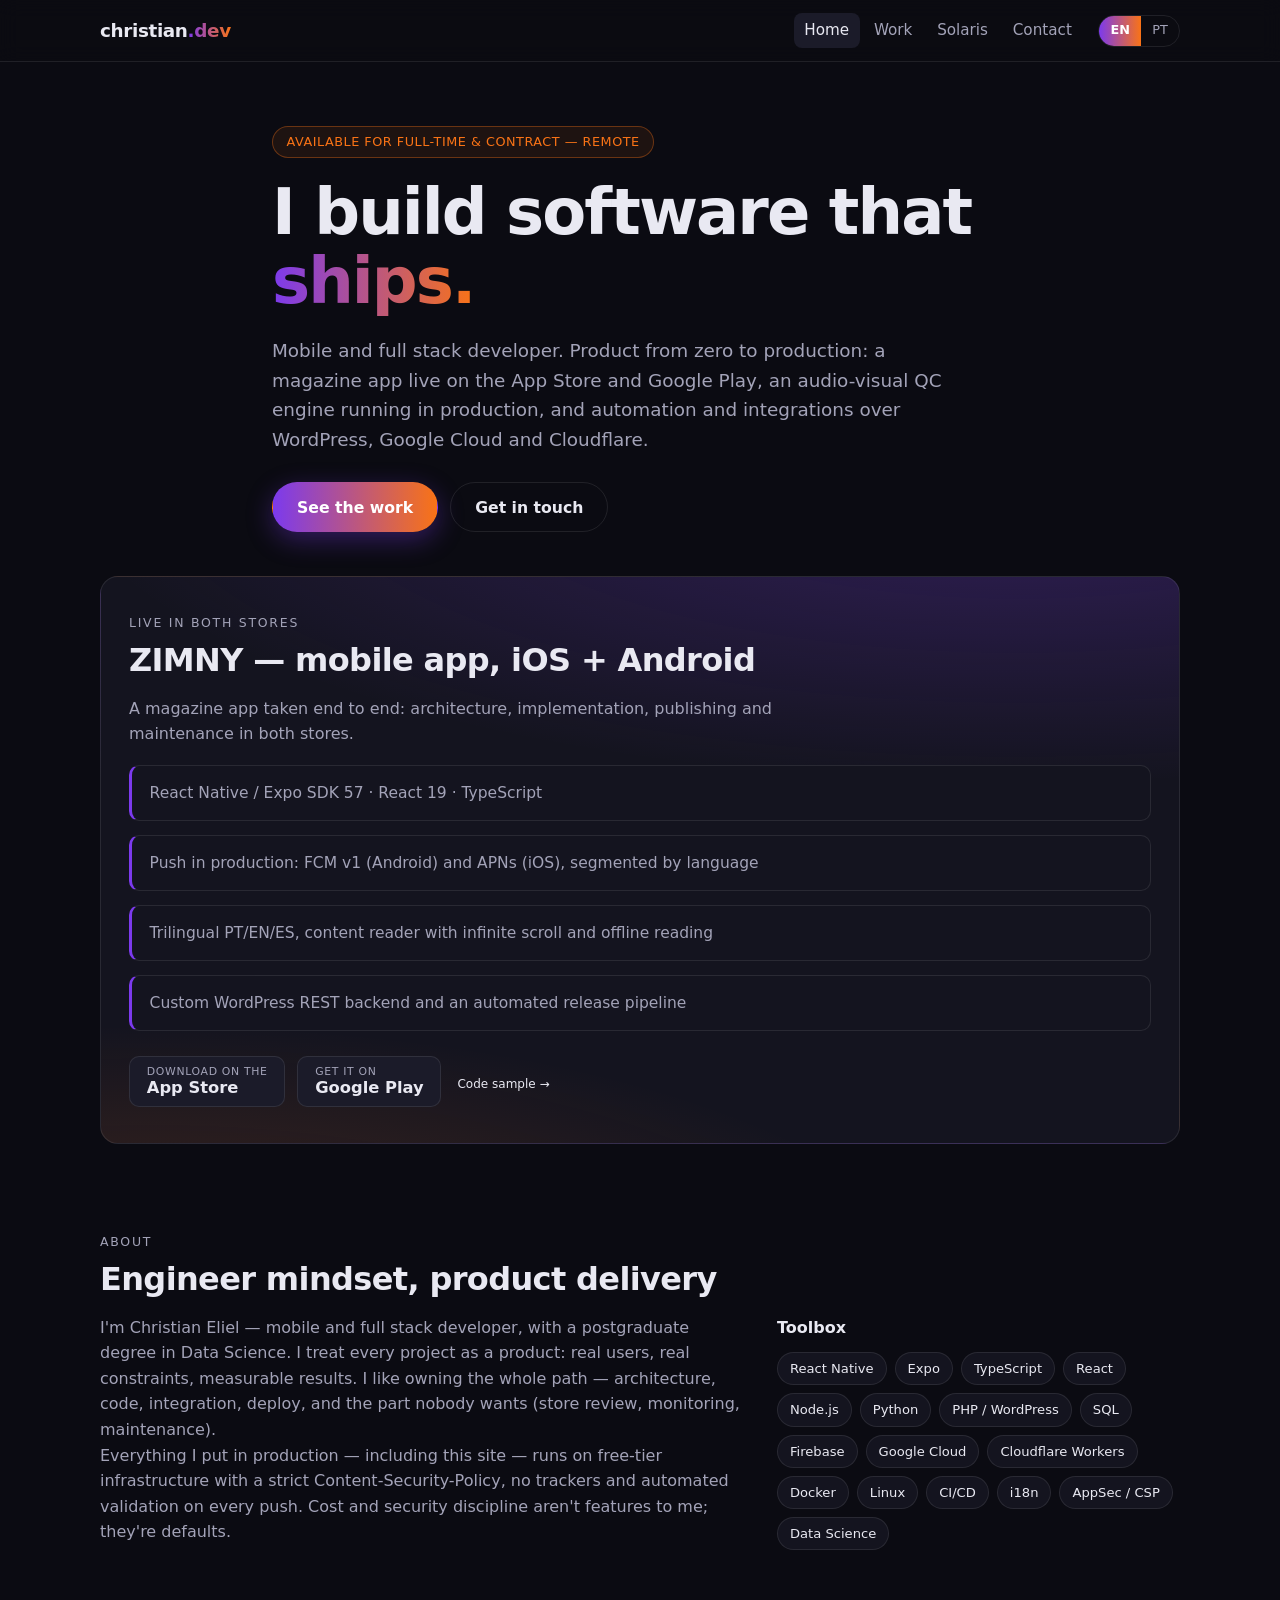
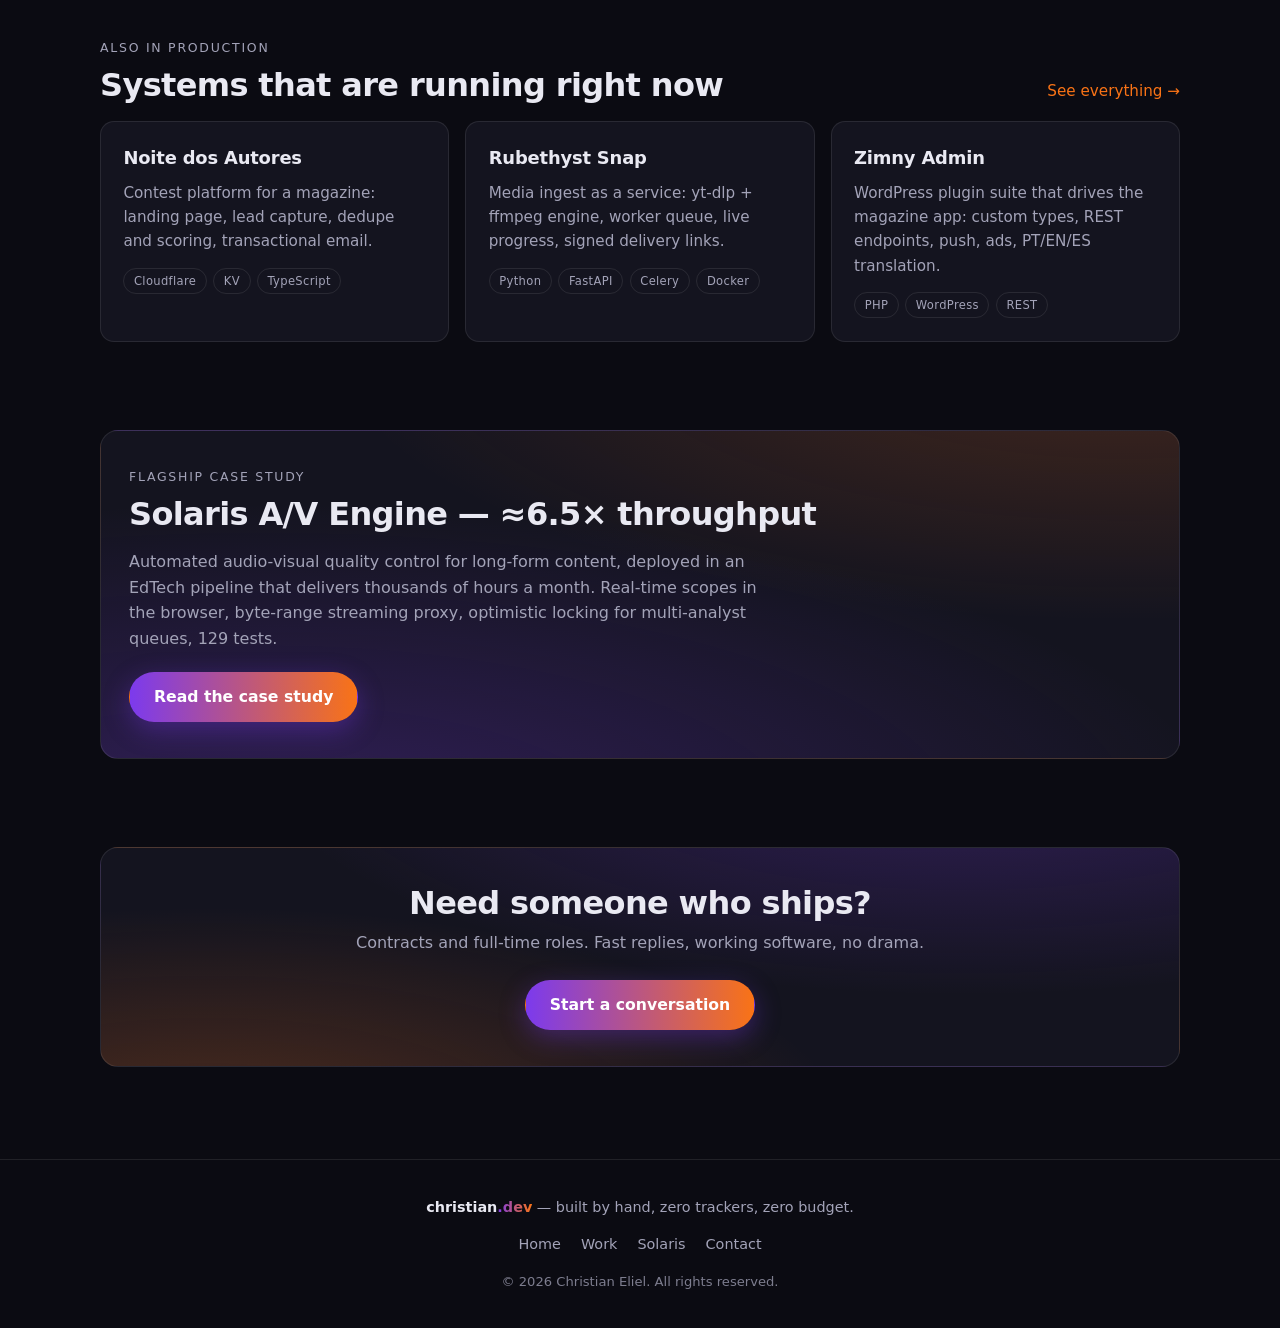
<file: index.html>
<!DOCTYPE html>
<html lang="en">
<head>
  <meta charset="UTF-8">
  <meta name="viewport" content="width=device-width, initial-scale=1.0">
  <title>Christian Eliel — Mobile &amp; Full Stack Developer</title>
  <meta name="description" content="Christian Eliel (chr-z) — mobile and full stack developer. A magazine app live on the App Store and Google Play, an audio-visual QC engine running in production, and automation over WordPress, Google Cloud and Cloudflare.">
  <meta property="og:type" content="website">
  <meta property="og:url" content="https://chr-z.dev/">
  <meta property="og:title" content="Christian Eliel — Mobile &amp; Full Stack Developer">
  <meta property="og:description" content="iOS + Android app live in both stores, a QC engine in production, integrations and automation. Product from zero to production.">
  <meta property="og:site_name" content="chr-z.dev">
  <meta name="twitter:card" content="summary">
  <meta name="twitter:title" content="Christian Eliel — Mobile &amp; Full Stack Developer">
  <meta name="twitter:description" content="iOS + Android app live in both stores, a QC engine in production, integrations and automation.">
  <meta name="color-scheme" content="dark">
  <meta name="theme-color" content="#0b0b12">
  <link rel="canonical" href="https://chr-z.dev/">
  <link rel="icon" href="data:image/svg+xml,%3Csvg xmlns='http://www.w3.org/2000/svg' viewBox='0 0 64 64'%3E%3Cdefs%3E%3ClinearGradient id='g' x1='0' y1='0' x2='1' y2='1'%3E%3Cstop offset='0' stop-color='%237C3AED'/%3E%3Cstop offset='1' stop-color='%23F97316'/%3E%3C/linearGradient%3E%3C/defs%3E%3Crect width='64' height='64' rx='14' fill='%230b0b12'/%3E%3Ctext x='32' y='43' font-family='system-ui,sans-serif' font-size='30' font-weight='700' fill='url(%23g)' text-anchor='middle'%3Ecz%3C/text%3E%3C/svg%3E">
  <link rel="stylesheet" href="css/styles.css">
  <script type="application/ld+json">
  {
    "@context": "https://schema.org",
    "@type": "Person",
    "name": "Christian Eliel",
    "url": "https://chr-z.dev/",
    "email": "mailto:christian@chr-z.dev",
    "jobTitle": "Mobile & Full Stack Developer",
    "description": "Mobile and full stack developer with a postgraduate degree in Data Science, shipping products end to end.",
    "sameAs": [
      "https://github.com/chr-z",
      "https://www.linkedin.com/in/christianmaciel/",
      "https://apps.apple.com/us/app/zimny/id6804807761",
      "https://play.google.com/store/apps/details?id=com.zimny.app"
    ],
    "knowsAbout": ["React Native", "Expo", "TypeScript", "React", "Node.js", "Python", "PHP", "WordPress", "SQL", "Firebase", "Google Cloud", "Docker", "iOS", "Android", "CI/CD", "Data Science"]
  }
  </script>
</head>
<body>
  <a class="skip-link" href="#main" data-i18n="a11y.skip">Skip to content</a>

  <header class="site-header">
    <nav class="nav container" aria-label="Main navigation">
      <a class="brand" href="index.html">christian<span class="grad-text">.dev</span></a>
      <div class="nav-right">
        <div class="nav-links">
          <a href="index.html" data-nav="home" data-i18n="nav.home">Home</a>
          <a href="portfolio.html" data-nav="portfolio" data-i18n="nav.portfolio">Portfolio</a>
          <a href="solaris.html" data-nav="solaris" data-i18n="nav.solaris">Solaris</a>
          <a href="contact.html" data-nav="contact" data-i18n="nav.contact">Contact</a>
        </div>
        <div class="lang-switch" role="group" aria-label="Language">
          <button type="button" class="lang-btn" data-lang="en" aria-pressed="true">EN</button>
          <button type="button" class="lang-btn" data-lang="pt" aria-pressed="false">PT</button>
        </div>
      </div>
    </nav>
  </header>

  <main id="main">
    <!-- HERO -->
    <section class="hero container">
      <p class="badge reveal" data-i18n="hero.badge">Available for full-time &amp; contract — remote</p>
      <h1 class="hero-title reveal">
        <span data-i18n="hero.h1a">I build software that</span>
        <span class="grad-text" data-i18n="hero.h1b">ships.</span>
      </h1>
      <p class="hero-sub reveal" data-i18n="hero.sub">
        Mobile and full stack developer. Product from zero to production: a magazine app
        live on the App Store and Google Play, an audio-visual QC engine running in
        production, and automation and integrations over WordPress, Google Cloud and
        Cloudflare.
      </p>
      <div class="hero-actions reveal">
        <a class="btn btn-primary" href="portfolio.html" data-i18n="hero.cta.work">See the work</a>
        <a class="btn btn-ghost" href="contact.html" data-i18n="hero.cta.contact">Get in touch</a>
      </div>
    </section>

    <!-- APP IN PRODUCTION -->
    <section class="section container reveal">
      <div class="app-strip">
        <div>
          <p class="kicker" data-i18n="app.kicker">Live in both stores</p>
          <h2 class="section-title" data-i18n="app.title">ZIMNY — mobile app, iOS + Android</h2>
          <p data-i18n="app.sub">
            A magazine app taken end to end: architecture, implementation, publishing and
            maintenance in both stores.
          </p>
          <ul class="feature-list">
            <li data-i18n="app.b1">React Native / Expo SDK 57 · React 19 · TypeScript</li>
            <li data-i18n="app.b2">Push in production: FCM v1 (Android) and APNs (iOS), segmented by language</li>
            <li data-i18n="app.b3">Trilingual PT/EN/ES, content reader with infinite scroll and offline reading</li>
            <li data-i18n="app.b4">Custom WordPress REST backend and an automated release pipeline</li>
          </ul>
          <div class="store-badges">
            <a class="store-btn" href="https://apps.apple.com/us/app/zimny/id6804807761" rel="noopener">
              <span class="store-btn-top">Download on the</span><span class="store-btn-name">App Store</span>
            </a>
            <a class="store-btn" href="https://play.google.com/store/apps/details?id=com.zimny.app" rel="noopener">
              <span class="store-btn-top">Get it on</span><span class="store-btn-name">Google Play</span>
            </a>
            <a class="src-link" href="https://github.com/chr-z/zimny-mobile" rel="noopener" data-i18n="app.code">Code sample →</a>
          </div>
        </div>
      </div>
    </section>

    <!-- ABOUT -->
    <section class="section container reveal">
      <p class="kicker" data-i18n="about.kicker">About</p>
      <h2 class="section-title" data-i18n="about.title">Engineer mindset, product delivery</h2>
      <div class="about-grid">
        <div>
          <p data-i18n="about.p1">
            I'm Christian Eliel — mobile and full stack developer, with a postgraduate degree
            in Data Science. I treat every project as a product: real users, real constraints,
            measurable results. I like owning the whole path — architecture, code,
            integration, deploy, and the part nobody wants (store review, monitoring,
            maintenance).
          </p>
          <p data-i18n="about.p2">
            Everything I put in production — including this site — runs on free-tier
            infrastructure with a strict Content-Security-Policy, no trackers and automated
            validation on every push. Cost and security discipline aren't features to me;
            they're defaults.
          </p>
        </div>
        <div class="skills">
          <h3 class="skills-title" data-i18n="about.skills.title">Toolbox</h3>
          <ul class="chips" aria-label="Technologies">
            <li>React Native</li><li>Expo</li><li>TypeScript</li><li>React</li><li>Node.js</li>
            <li>Python</li><li>PHP / WordPress</li><li>SQL</li><li>Firebase</li>
            <li>Google Cloud</li><li>Cloudflare Workers</li><li>Docker</li><li>Linux</li>
            <li>CI/CD</li><li>i18n</li><li>AppSec / CSP</li><li>Data Science</li>
          </ul>
        </div>
      </div>
    </section>

    <!-- OTHER PRODUCTION WORK -->
    <section class="section container reveal">
      <p class="kicker" data-i18n="work.kicker">Also in production</p>
      <div class="section-head">
        <h2 class="section-title" data-i18n="work.title">Systems that are running right now</h2>
        <a class="link-arrow" href="portfolio.html" data-i18n="work.viewall">See everything →</a>
      </div>
      <div class="grid grid-3">
        <article class="card">
          <h3><a href="https://github.com/chr-z/noite-dos-autores" rel="noopener">Noite dos Autores</a></h3>
          <p data-i18n="work.noite.p">Contest platform for a magazine: landing page, lead capture, dedupe and scoring, transactional email.</p>
          <ul class="tags"><li>Cloudflare</li><li>KV</li><li>TypeScript</li></ul>
        </article>
        <article class="card">
          <h3><a href="https://github.com/chr-z/rubethyst-snap" rel="noopener">Rubethyst Snap</a></h3>
          <p data-i18n="work.snap.p">Media ingest as a service: yt-dlp + ffmpeg engine, worker queue, live progress, signed delivery links.</p>
          <ul class="tags"><li>Python</li><li>FastAPI</li><li>Celery</li><li>Docker</li></ul>
        </article>
        <article class="card">
          <h3><a href="https://github.com/chr-z/zimny-admin-plugin" rel="noopener">Zimny Admin</a></h3>
          <p data-i18n="work.admin.p">WordPress plugin suite that drives the magazine app: custom types, REST endpoints, push, ads, PT/EN/ES translation.</p>
          <ul class="tags"><li>PHP</li><li>WordPress</li><li>REST</li></ul>
        </article>
      </div>
    </section>

    <!-- SOLARIS STRIP -->
    <section class="section container reveal">
      <div class="solaris-strip">
        <div>
          <p class="kicker" data-i18n="home.solaris.kicker">Flagship case study</p>
          <h2 class="section-title" data-i18n="home.solaris.title">Solaris A/V Engine — ≈6.5× throughput</h2>
          <p data-i18n="home.solaris.text">
            Automated audio-visual quality control for long-form content, deployed in an EdTech
            pipeline that delivers thousands of hours a month. Real-time scopes in the browser,
            byte-range streaming proxy, optimistic locking for multi-analyst queues, 129 tests.
          </p>
          <a class="btn btn-primary" href="solaris.html" data-i18n="home.solaris.cta">Read the case study</a>
        </div>
      </div>
    </section>

    <!-- CTA -->
    <section class="section container reveal">
      <div class="cta-box">
        <h2 class="section-title" data-i18n="cta.title">Need someone who ships?</h2>
        <p data-i18n="cta.sub">Contracts and full-time roles. Fast replies, working software, no drama.</p>
        <a class="btn btn-primary" href="contact.html" data-i18n="cta.button">Start a conversation</a>
      </div>
    </section>
  </main>

  <footer class="site-footer">
    <div class="container footer-inner">
      <p><span class="brand-small">christian<span class="grad-text">.dev</span></span> — <span data-i18n="footer.tag">built by hand, zero trackers, zero budget.</span></p>
      <nav class="footer-nav" aria-label="Footer">
        <a href="index.html" data-i18n="nav.home">Home</a>
        <a href="portfolio.html" data-i18n="nav.portfolio">Portfolio</a>
        <a href="solaris.html" data-i18n="nav.solaris">Solaris</a>
        <a href="contact.html" data-i18n="nav.contact">Contact</a>
      </nav>
      <p class="footer-copy">© <span id="year">2026</span> Christian Eliel. <span data-i18n="footer.rights">All rights reserved.</span></p>
    </div>
  </footer>

  <script src="js/main.js" defer></script>
</body>
</html>
</file>
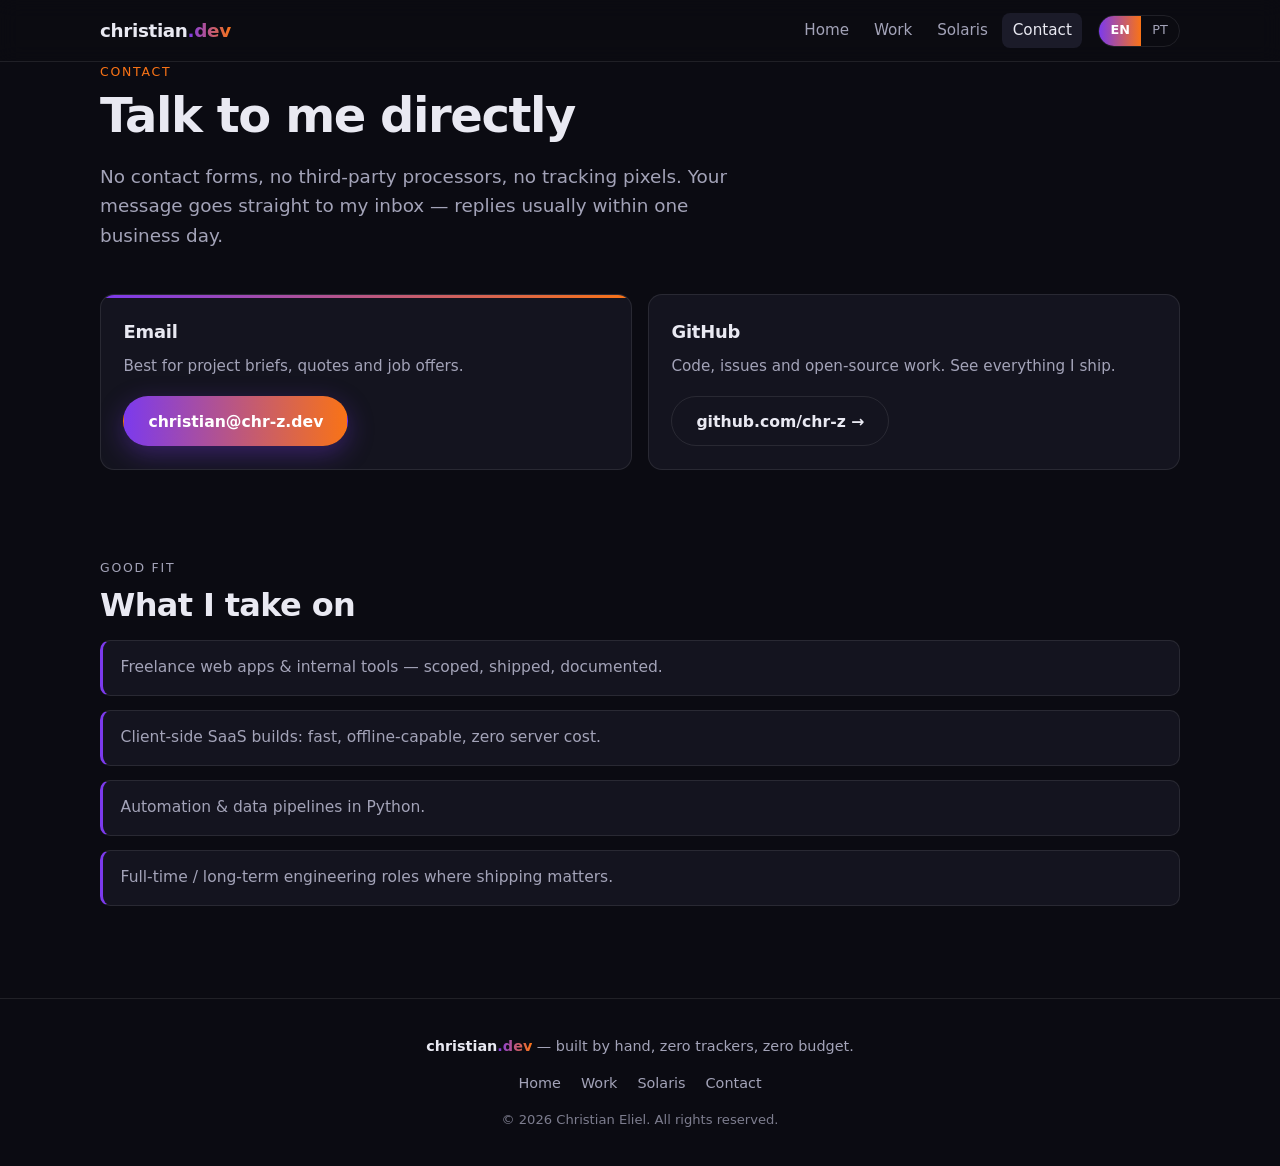
<file: contact.html>
<!DOCTYPE html>
<html lang="en">
<head>
  <meta charset="UTF-8">
  <meta name="viewport" content="width=device-width, initial-scale=1.0">
  <title>Contact — Christian Eliel</title>
  <meta name="description" content="Get in touch with Christian Eliel — email christian@chr-z.dev or find him on GitHub. No forms, no middlemen.">
  <meta property="og:type" content="website">
  <meta property="og:url" content="https://chr-z.dev/contact.html">
  <meta property="og:title" content="Contact — Christian Eliel">
  <meta property="og:description" content="Email christian@chr-z.dev or find him on GitHub.">
  <meta property="og:site_name" content="chr-z.dev">
  <meta name="twitter:card" content="summary">
  <meta name="twitter:title" content="Contact — Christian Eliel">
  <meta name="twitter:description" content="No forms, no middlemen — direct contact only.">
  <meta name="color-scheme" content="dark">
  <meta name="theme-color" content="#0b0b12">
  <link rel="canonical" href="https://chr-z.dev/contact.html">
  <link rel="icon" href="data:image/svg+xml,%3Csvg xmlns='http://www.w3.org/2000/svg' viewBox='0 0 64 64'%3E%3Cdefs%3E%3ClinearGradient id='g' x1='0' y1='0' x2='1' y2='1'%3E%3Cstop offset='0' stop-color='%237C3AED'/%3E%3Cstop offset='1' stop-color='%23F97316'/%3E%3C/linearGradient%3E%3C/defs%3E%3Crect width='64' height='64' rx='14' fill='%230b0b12'/%3E%3Ctext x='32' y='43' font-family='system-ui,sans-serif' font-size='30' font-weight='700' fill='url(%23g)' text-anchor='middle'%3Ecz%3C/text%3E%3C/svg%3E">
  <link rel="stylesheet" href="css/styles.css">
</head>
<body>
  <a class="skip-link" href="#main" data-i18n="a11y.skip">Skip to content</a>

  <header class="site-header">
    <nav class="nav container" aria-label="Main navigation">
      <a class="brand" href="index.html">christian<span class="grad-text">.dev</span></a>
      <div class="nav-right">
        <div class="nav-links">
          <a href="index.html" data-nav="home" data-i18n="nav.home">Home</a>
          <a href="portfolio.html" data-nav="portfolio" data-i18n="nav.portfolio">Portfolio</a>
          <a href="solaris.html" data-nav="solaris" data-i18n="nav.solaris">Solaris</a>
          <a href="contact.html" data-nav="contact" data-i18n="nav.contact">Contact</a>
        </div>
        <div class="lang-switch" role="group" aria-label="Language">
          <button type="button" class="lang-btn" data-lang="en" aria-pressed="true">EN</button>
          <button type="button" class="lang-btn" data-lang="pt" aria-pressed="false">PT</button>
        </div>
      </div>
    </nav>
  </header>

  <main id="main">
    <section class="page-head container">
      <p class="kicker" data-i18n="ct.kicker">Contact</p>
      <h1 class="hero-title" data-i18n="ct.title">Talk to me directly</h1>
      <p class="hero-sub" data-i18n="ct.sub">
        No contact forms, no third-party processors, no tracking pixels. Your message goes
        straight to my inbox — replies usually within one business day.
      </p>
    </section>

    <section class="section container reveal">
      <div class="grid grid-2">
        <article class="card card-accent contact-card">
          <h3 data-i18n="ct.email.t">Email</h3>
          <p data-i18n="ct.email.d">Best for project briefs, quotes and job offers.</p>
          <a class="btn btn-primary" href="mailto:christian@chr-z.dev" data-i18n="ct.email.btn">christian@chr-z.dev</a>
        </article>
        <article class="card contact-card">
          <h3>GitHub</h3>
          <p data-i18n="ct.github.d">Code, issues and open-source work. See everything I ship.</p>
          <a class="btn btn-ghost" href="https://github.com/chr-z" rel="noopener" data-i18n="ct.github.btn">github.com/chr-z →</a>
        </article>
      </div>
      <!-- TODO(owner): add your LinkedIn profile URL below when ready:
           <article class="card contact-card">
             <h3>LinkedIn</h3>
             <p>Career history and recommendations.</p>
             <a class="btn btn-ghost" href="https://www.linkedin.com/in/YOUR-HANDLE" rel="noopener">linkedin.com/in/… →</a>
           </article>
      -->
    </section>

    <section class="section container reveal">
      <p class="kicker" data-i18n="ct.goodfit.kicker">Good fit</p>
      <h2 class="section-title" data-i18n="ct.goodfit.title">What I take on</h2>
      <ul class="feature-list">
        <li><span data-i18n="ct.fit1">Freelance web apps &amp; internal tools — scoped, shipped, documented.</span></li>
        <li><span data-i18n="ct.fit2">Client-side SaaS builds: fast, offline-capable, zero server cost.</span></li>
        <li><span data-i18n="ct.fit3">Automation &amp; data pipelines in Python.</span></li>
        <li><span data-i18n="ct.fit4">Full-time / long-term engineering roles where shipping matters.</span></li>
      </ul>
    </section>
  </main>

  <footer class="site-footer">
    <div class="container footer-inner">
      <p><span class="brand-small">christian<span class="grad-text">.dev</span></span> — <span data-i18n="footer.tag">built by hand, zero trackers, zero budget.</span></p>
      <nav class="footer-nav" aria-label="Footer">
        <a href="index.html" data-i18n="nav.home">Home</a>
        <a href="portfolio.html" data-i18n="nav.portfolio">Portfolio</a>
        <a href="solaris.html" data-i18n="nav.solaris">Solaris</a>
        <a href="contact.html" data-i18n="nav.contact">Contact</a>
      </nav>
      <p class="footer-copy">© <span id="year">2026</span> Christian Eliel. <span data-i18n="footer.rights">All rights reserved.</span></p>
    </div>
  </footer>

  <script src="js/main.js" defer></script>
</body>
</html>
</file>
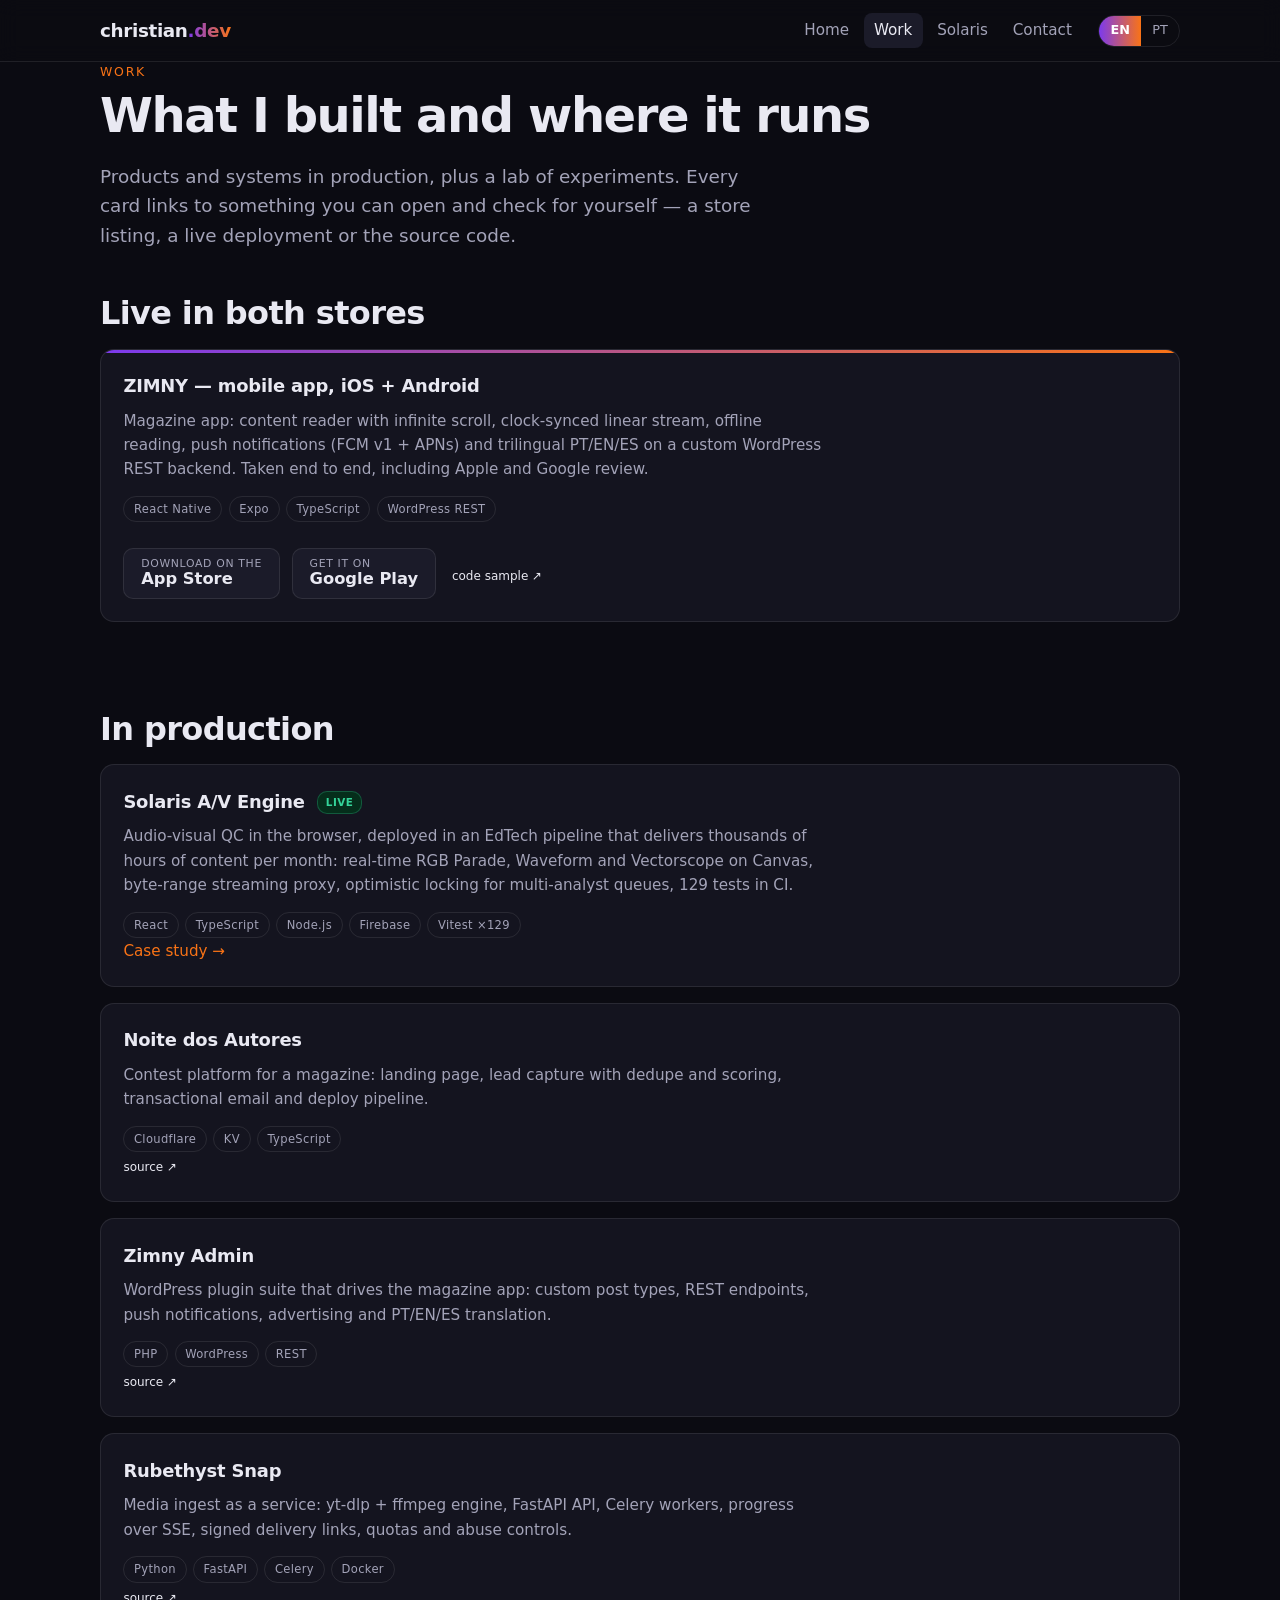
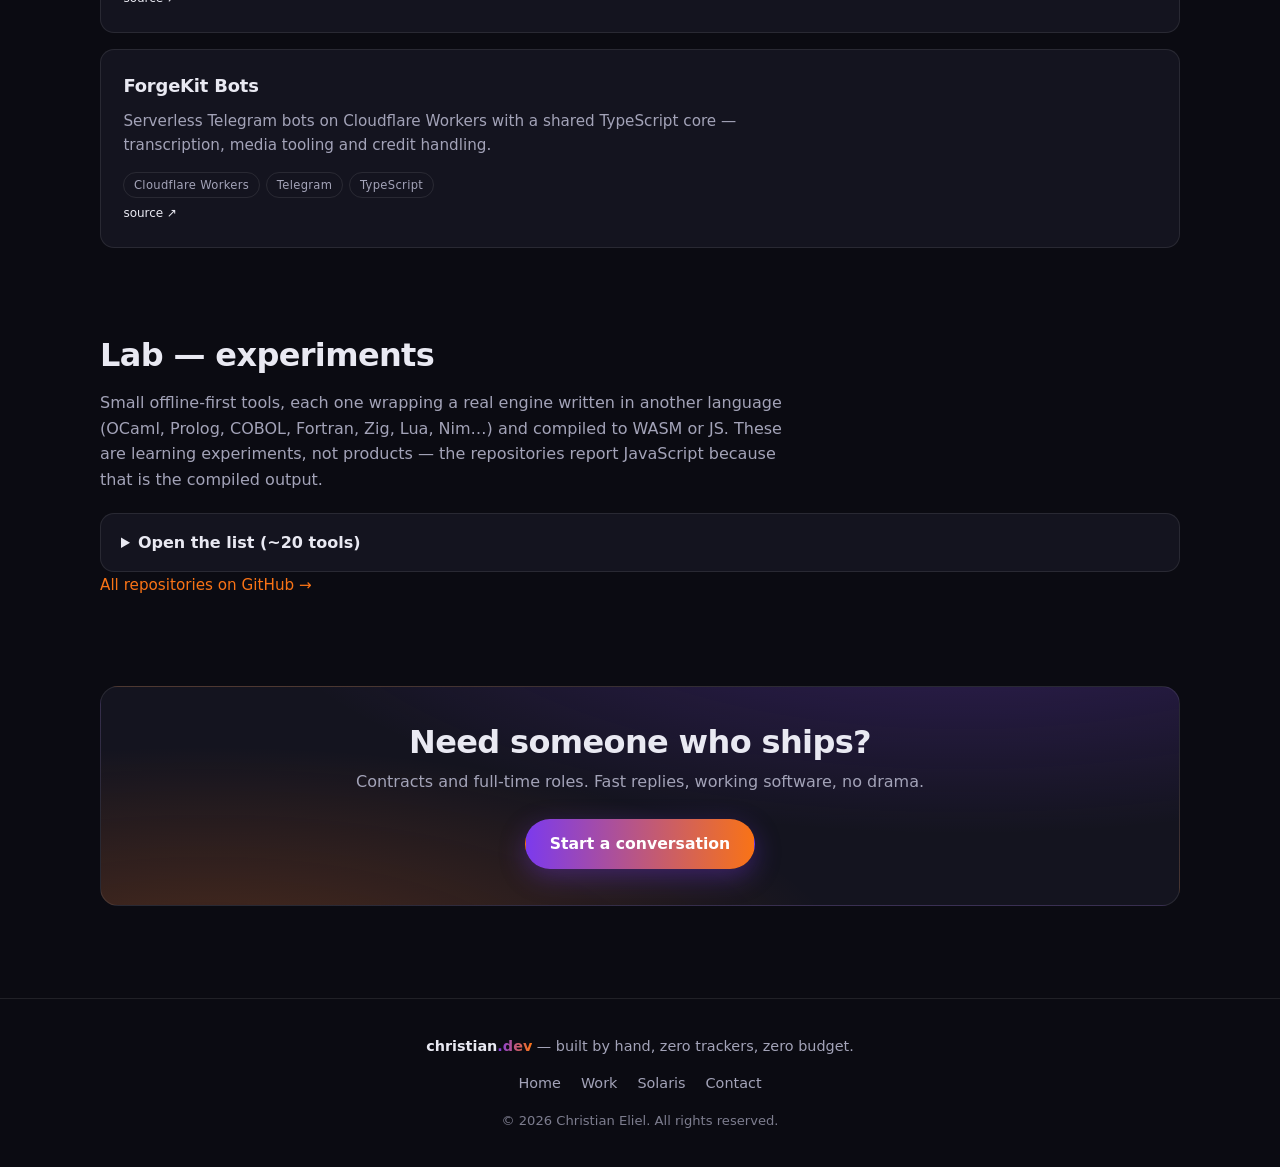
<file: portfolio.html>
<!DOCTYPE html>
<html lang="en">
<head>
  <meta charset="UTF-8">
  <meta name="viewport" content="width=device-width, initial-scale=1.0">
  <title>Work — Christian Eliel</title>
  <meta name="description" content="Products and systems built by Christian Eliel: a magazine app live on the App Store and Google Play, an audio-visual QC engine in production, and a lab of offline-first experiments.">
  <meta property="og:type" content="website">
  <meta property="og:url" content="https://chr-z.dev/portfolio.html">
  <meta property="og:title" content="Work — Christian Eliel">
  <meta property="og:description" content="A magazine app live in both stores, a QC engine in production, and a lab of experiments.">
  <meta property="og:site_name" content="chr-z.dev">
  <meta name="twitter:card" content="summary">
  <meta name="twitter:title" content="Work — Christian Eliel">
  <meta name="twitter:description" content="A magazine app live in both stores, a QC engine in production, and a lab of experiments.">
  <meta name="color-scheme" content="dark">
  <meta name="theme-color" content="#0b0b12">
  <link rel="canonical" href="https://chr-z.dev/portfolio.html">
  <link rel="icon" href="data:image/svg+xml,%3Csvg xmlns='http://www.w3.org/2000/svg' viewBox='0 0 64 64'%3E%3Cdefs%3E%3ClinearGradient id='g' x1='0' y1='0' x2='1' y2='1'%3E%3Cstop offset='0' stop-color='%237C3AED'/%3E%3Cstop offset='1' stop-color='%23F97316'/%3E%3C/linearGradient%3E%3C/defs%3E%3Crect width='64' height='64' rx='14' fill='%230b0b12'/%3E%3Ctext x='32' y='43' font-family='system-ui,sans-serif' font-size='30' font-weight='700' fill='url(%23g)' text-anchor='middle'%3Ecz%3C/text%3E%3C/svg%3E">
  <link rel="stylesheet" href="css/styles.css">
</head>
<body>
  <a class="skip-link" href="#main" data-i18n="a11y.skip">Skip to content</a>

  <header class="site-header">
    <nav class="nav container" aria-label="Main navigation">
      <a class="brand" href="index.html">christian<span class="grad-text">.dev</span></a>
      <div class="nav-right">
        <div class="nav-links">
          <a href="index.html" data-nav="home" data-i18n="nav.home">Home</a>
          <a href="portfolio.html" data-nav="portfolio" data-i18n="nav.portfolio">Work</a>
          <a href="solaris.html" data-nav="solaris" data-i18n="nav.solaris">Solaris</a>
          <a href="contact.html" data-nav="contact" data-i18n="nav.contact">Contact</a>
        </div>
        <div class="lang-switch" role="group" aria-label="Language">
          <button type="button" class="lang-btn" data-lang="en" aria-pressed="true">EN</button>
          <button type="button" class="lang-btn" data-lang="pt" aria-pressed="false">PT</button>
        </div>
      </div>
    </nav>
  </header>

  <main id="main">
    <section class="page-head container">
      <p class="kicker" data-i18n="pf.kicker">Work</p>
      <h1 class="hero-title" data-i18n="pf.title">What I built and where it runs</h1>
      <p class="hero-sub" data-i18n="pf.sub">
        Products and systems in production, plus a lab of experiments. Every card links to
        something you can open and check for yourself — a store listing, a live deployment
        or the source code.
      </p>
    </section>

    <!-- APP -->
    <section class="section container">
      <h2 class="section-title" data-i18n="pf.group.app">Live in both stores</h2>
      <div class="grid">
        <article class="card card-wide card-accent">
          <h3>ZIMNY — <a href="https://play.google.com/store/apps/details?id=com.zimny.app" rel="noopener" data-i18n="pf.app.title">mobile app, iOS + Android</a></h3>
          <p data-i18n="pf.app.desc">Magazine app: content reader with infinite scroll, clock-synced linear stream, offline reading, push notifications (FCM v1 + APNs) and trilingual PT/EN/ES on a custom WordPress REST backend. Taken end to end, including Apple and Google review.</p>
          <ul class="tags"><li>React Native</li><li>Expo</li><li>TypeScript</li><li>WordPress REST</li></ul>
          <div class="store-badges">
            <a class="store-btn" href="https://apps.apple.com/us/app/zimny/id6804807761" rel="noopener">
              <span class="store-btn-top">Download on the</span><span class="store-btn-name">App Store</span>
            </a>
            <a class="store-btn" href="https://play.google.com/store/apps/details?id=com.zimny.app" rel="noopener">
              <span class="store-btn-top">Get it on</span><span class="store-btn-name">Google Play</span>
            </a>
            <a class="src-link" href="https://github.com/chr-z/zimny-mobile" rel="noopener" data-i18n="pf.app.code">code sample ↗</a>
          </div>
        </article>
      </div>
    </section>

    <!-- PRODUCTION -->
    <section class="section container">
      <h2 class="section-title" data-i18n="pf.group.prod">In production</h2>
      <div class="grid">

        <article class="card card-wide">
          <h3><a href="solaris.html">Solaris A/V Engine <span class="chip-live">LIVE</span></a></h3>
          <p data-i18n="pf.solaris.desc">Audio-visual QC in the browser, deployed in an EdTech pipeline that delivers thousands of hours of content per month: real-time RGB Parade, Waveform and Vectorscope on Canvas, byte-range streaming proxy, optimistic locking for multi-analyst queues, 129 tests in CI.</p>
          <ul class="tags"><li>React</li><li>TypeScript</li><li>Node.js</li><li>Firebase</li><li>Vitest ×129</li></ul>
          <a class="link-arrow" href="solaris.html" data-i18n="pf.solaris.link">Case study →</a>
        </article>

        <article class="card">
          <h3><a href="https://github.com/chr-z/noite-dos-autores" rel="noopener">Noite dos Autores</a></h3>
          <p data-i18n="pf.noite.desc">Contest platform for a magazine: landing page, lead capture with dedupe and scoring, transactional email and deploy pipeline.</p>
          <ul class="tags"><li>Cloudflare</li><li>KV</li><li>TypeScript</li></ul>
          <a class="src-link" href="https://github.com/chr-z/noite-dos-autores" rel="noopener" data-i18n="pf.code">source ↗</a>
        </article>

        <article class="card">
          <h3><a href="https://github.com/chr-z/zimny-admin-plugin" rel="noopener">Zimny Admin</a></h3>
          <p data-i18n="pf.admin.desc">WordPress plugin suite that drives the magazine app: custom post types, REST endpoints, push notifications, advertising and PT/EN/ES translation.</p>
          <ul class="tags"><li>PHP</li><li>WordPress</li><li>REST</li></ul>
          <a class="src-link" href="https://github.com/chr-z/zimny-admin-plugin" rel="noopener" data-i18n="pf.code">source ↗</a>
        </article>

        <article class="card">
          <h3><a href="https://github.com/chr-z/rubethyst-snap" rel="noopener">Rubethyst Snap</a></h3>
          <p data-i18n="pf.snap.desc">Media ingest as a service: yt-dlp + ffmpeg engine, FastAPI API, Celery workers, progress over SSE, signed delivery links, quotas and abuse controls.</p>
          <ul class="tags"><li>Python</li><li>FastAPI</li><li>Celery</li><li>Docker</li></ul>
          <a class="src-link" href="https://github.com/chr-z/rubethyst-snap" rel="noopener" data-i18n="pf.code">source ↗</a>
        </article>

        <article class="card">
          <h3><a href="https://github.com/chr-z/forgekit-bots" rel="noopener">ForgeKit Bots</a></h3>
          <p data-i18n="pf.forge.desc">Serverless Telegram bots on Cloudflare Workers with a shared TypeScript core — transcription, media tooling and credit handling.</p>
          <ul class="tags"><li>Cloudflare Workers</li><li>Telegram</li><li>TypeScript</li></ul>
          <a class="src-link" href="https://github.com/chr-z/forgekit-bots" rel="noopener" data-i18n="pf.code">source ↗</a>
        </article>

      </div>
    </section>

    <!-- LAB -->
    <section class="section container">
      <h2 class="section-title" data-i18n="pf.group.lab">Lab — experiments</h2>
      <p data-i18n="pf.lab.note">
        Small offline-first tools, each one wrapping a real engine written in another
        language (OCaml, Prolog, COBOL, Fortran, Zig, Lua, Nim…) and compiled to WASM or JS.
        These are learning experiments, not products — the repositories report JavaScript
        because that is the compiled output.
      </p>
      <details class="lab-list">
        <summary data-i18n="pf.lab.open">Open the list (~20 tools)</summary>
        <ul class="chips">
          <li><a href="https://chr-z.github.io/ocamlcalc/" rel="noopener">OCamlCalc</a></li>
          <li><a href="https://chr-z.github.io/ledgerloom/" rel="noopener">LedgerLoom</a></li>
          <li><a href="https://chr-z.github.io/prologpricing/" rel="noopener">PrologPricing</a></li>
          <li><a href="https://chr-z.github.io/fortranflow/" rel="noopener">FortranFlow</a></li>
          <li><a href="https://chr-z.github.io/mainframemint/" rel="noopener">MainframeMint</a></li>
          <li><a href="https://chr-z.github.io/elixirqueue/" rel="noopener">ElixirQueue</a></li>
          <li><a href="https://chr-z.github.io/lambdahabits/" rel="noopener">LambdaHabits</a></li>
          <li><a href="https://chr-z.github.io/lualoop/" rel="noopener">LuaLoop</a></li>
          <li><a href="https://chr-z.github.io/unitforge/" rel="noopener">UnitForge</a></li>
          <li><a href="https://chr-z.github.io/zigzip/" rel="noopener">ZigZip</a></li>
          <li><a href="https://chr-z.github.io/nimnote/" rel="noopener">NimNote</a></li>
          <li><a href="https://chr-z.github.io/resumeforge/" rel="noopener">ResumeForge</a></li>
          <li><a href="https://chr-z.github.io/debtfree/" rel="noopener">DebtFree</a></li>
          <li><a href="https://chr-z.github.io/tably/" rel="noopener">Tably</a></li>
          <li><a href="https://chr-z.github.io/rafflemint/" rel="noopener">RaffleMint</a></li>
          <li><a href="https://chr-z.github.io/sheetbound/" rel="noopener">SheetBound</a></li>
          <li><a href="https://chr-z.github.io/menupulse/" rel="noopener">MenuPulse</a></li>
          <li><a href="https://chr-z.github.io/linkforge/" rel="noopener">LinkForge</a></li>
          <li><a href="https://chr-z.github.io/contractkit/" rel="noopener">ContractKit</a></li>
          <li><a href="https://chr-z.github.io/pricecraft/" rel="noopener">PriceCraft</a></li>
          <li><a href="https://chr-z.github.io/propostaja/" rel="noopener">Propostly</a></li>
        </ul>
      </details>
      <a class="link-arrow" href="https://github.com/chr-z?tab=repositories" rel="noopener" data-i18n="pf.lab.repos">All repositories on GitHub →</a>
    </section>

    <section class="section container">
      <div class="cta-box">
        <h2 class="section-title" data-i18n="cta.title">Need someone who ships?</h2>
        <p data-i18n="cta.sub">Contracts and full-time roles. Fast replies, working software, no drama.</p>
        <a class="btn btn-primary" href="contact.html" data-i18n="cta.button">Start a conversation</a>
      </div>
    </section>
  </main>

  <footer class="site-footer">
    <div class="container footer-inner">
      <p><span class="brand-small">christian<span class="grad-text">.dev</span></span> — <span data-i18n="footer.tag">built by hand, zero trackers, zero budget.</span></p>
      <nav class="footer-nav" aria-label="Footer">
        <a href="index.html" data-i18n="nav.home">Home</a>
        <a href="portfolio.html" data-i18n="nav.portfolio">Work</a>
        <a href="solaris.html" data-i18n="nav.solaris">Solaris</a>
        <a href="contact.html" data-i18n="nav.contact">Contact</a>
      </nav>
      <p class="footer-copy">© <span id="year">2026</span> Christian Eliel. <span data-i18n="footer.rights">All rights reserved.</span></p>
    </div>
  </footer>

  <script src="js/main.js" defer></script>
</body>
</html>
</file>
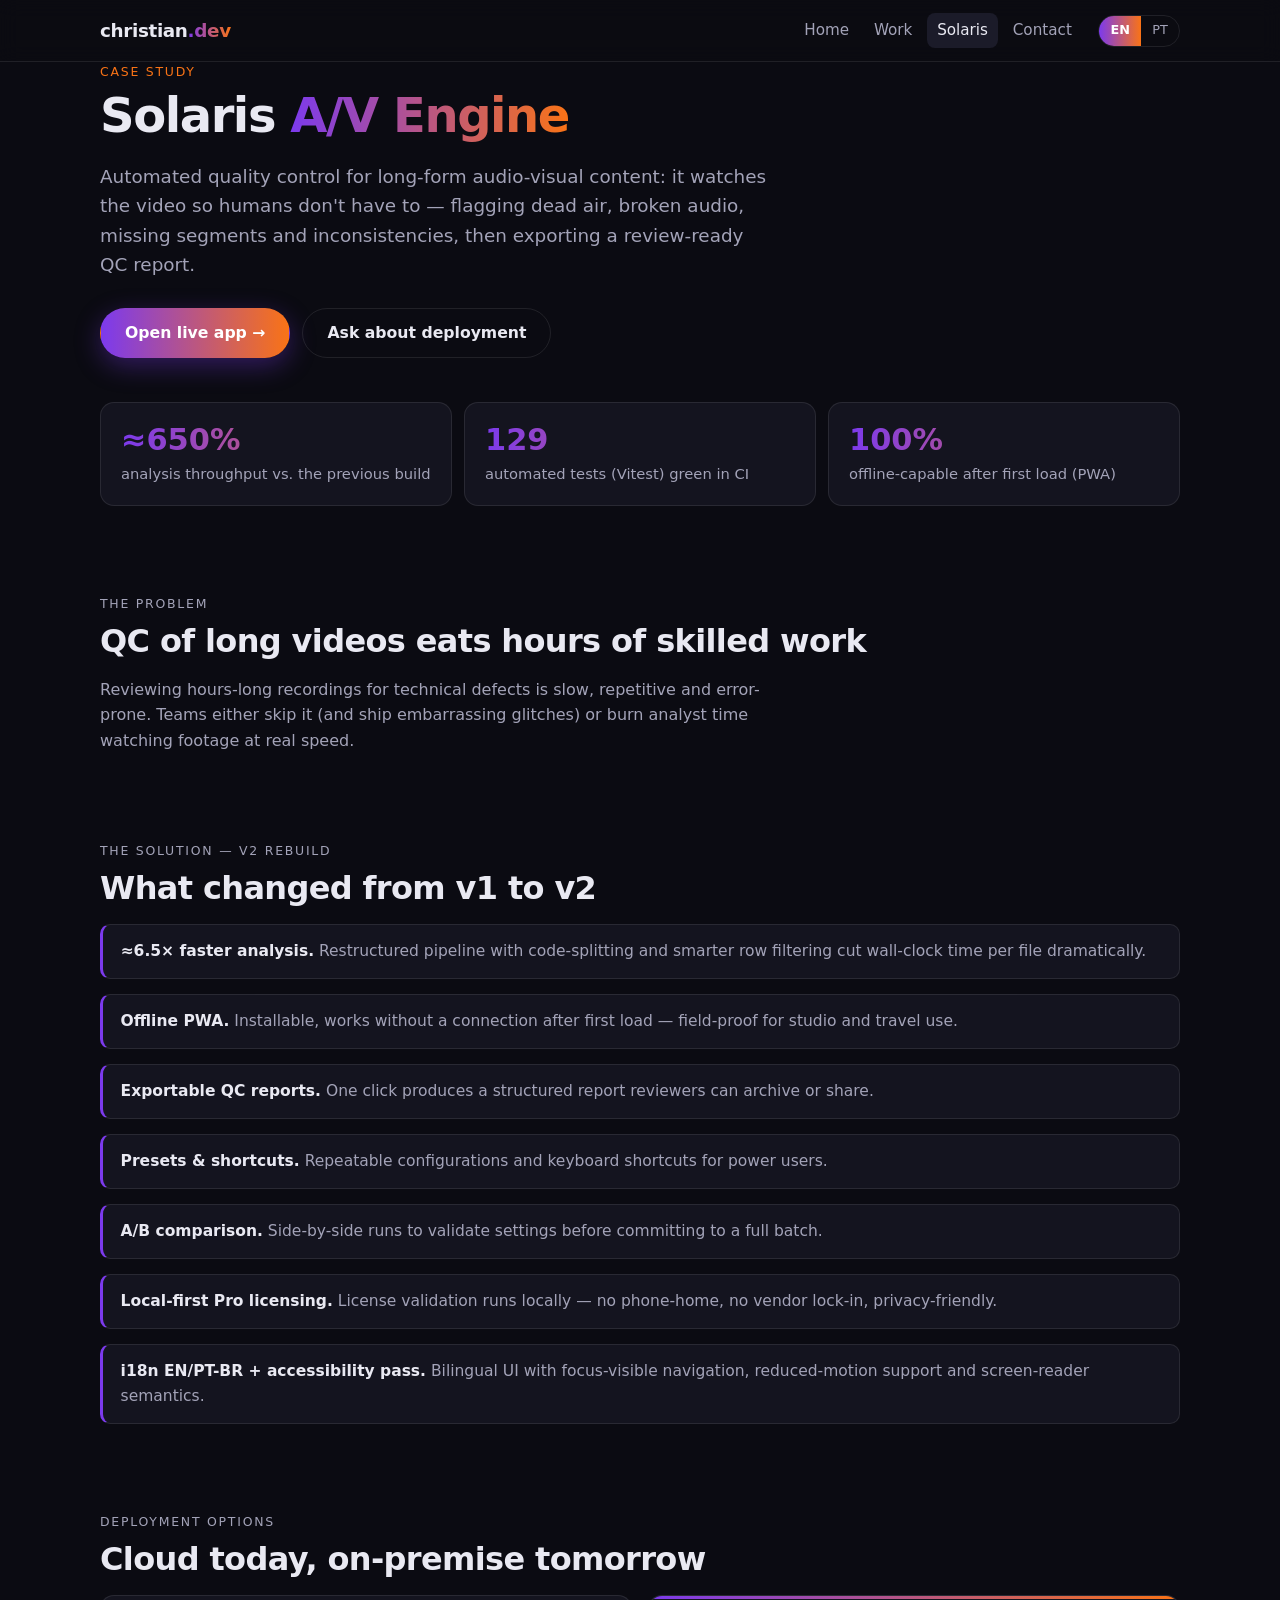
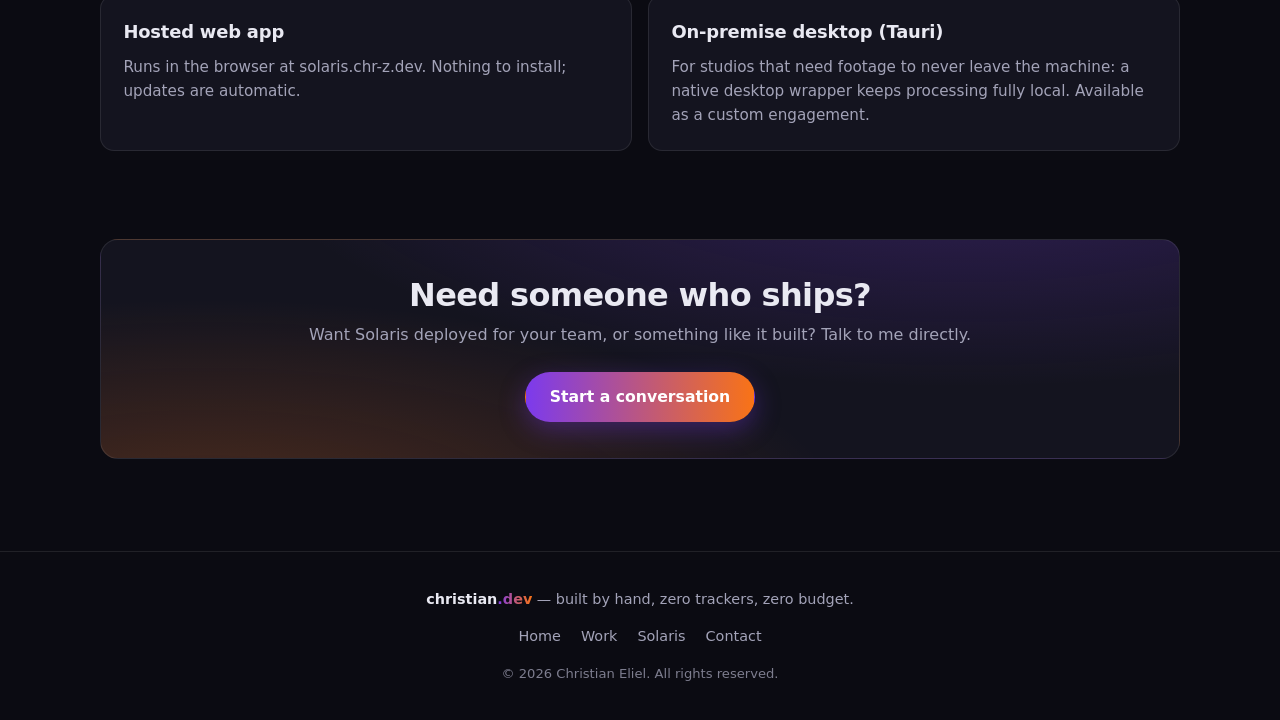
<file: solaris.html>
<!DOCTYPE html>
<html lang="en">
<head>
  <meta charset="UTF-8">
  <meta name="viewport" content="width=device-width, initial-scale=1.0">
  <title>Solaris A/V Engine — Case Study — Christian Eliel</title>
  <meta name="description" content="Solaris A/V Engine v2: automated audio-visual quality control with ≈6.5× analysis throughput, offline PWA, exportable QC reports, local-first Pro licensing and an on-premise desktop option.">
  <meta property="og:type" content="website">
  <meta property="og:url" content="https://chr-z.dev/solaris.html">
  <meta property="og:title" content="Solaris A/V Engine — Case Study">
  <meta property="og:description" content="≈6.5× throughput, offline PWA, QC reports, local-first licensing, on-premise option. Built by Christian Eliel.">
  <meta property="og:site_name" content="chr-z.dev">
  <meta name="twitter:card" content="summary">
  <meta name="twitter:title" content="Solaris A/V Engine — Case Study">
  <meta name="twitter:description" content="≈6.5× throughput, offline PWA, QC reports, local-first licensing.">
  <meta name="color-scheme" content="dark">
  <meta name="theme-color" content="#0b0b12">
  <link rel="canonical" href="https://chr-z.dev/solaris.html">
  <link rel="icon" href="data:image/svg+xml,%3Csvg xmlns='http://www.w3.org/2000/svg' viewBox='0 0 64 64'%3E%3Cdefs%3E%3ClinearGradient id='g' x1='0' y1='0' x2='1' y2='1'%3E%3Cstop offset='0' stop-color='%237C3AED'/%3E%3Cstop offset='1' stop-color='%23F97316'/%3E%3C/linearGradient%3E%3C/defs%3E%3Crect width='64' height='64' rx='14' fill='%230b0b12'/%3E%3Ctext x='32' y='43' font-family='system-ui,sans-serif' font-size='30' font-weight='700' fill='url(%23g)' text-anchor='middle'%3Ecz%3C/text%3E%3C/svg%3E">
  <link rel="stylesheet" href="css/styles.css">
</head>
<body>
  <a class="skip-link" href="#main" data-i18n="a11y.skip">Skip to content</a>

  <header class="site-header">
    <nav class="nav container" aria-label="Main navigation">
      <a class="brand" href="index.html">christian<span class="grad-text">.dev</span></a>
      <div class="nav-right">
        <div class="nav-links">
          <a href="index.html" data-nav="home" data-i18n="nav.home">Home</a>
          <a href="portfolio.html" data-nav="portfolio" data-i18n="nav.portfolio">Portfolio</a>
          <a href="solaris.html" data-nav="solaris" data-i18n="nav.solaris">Solaris</a>
          <a href="contact.html" data-nav="contact" data-i18n="nav.contact">Contact</a>
        </div>
        <div class="lang-switch" role="group" aria-label="Language">
          <button type="button" class="lang-btn" data-lang="en" aria-pressed="true">EN</button>
          <button type="button" class="lang-btn" data-lang="pt" aria-pressed="false">PT</button>
        </div>
      </div>
    </nav>
  </header>

  <main id="main">
    <section class="page-head container">
      <p class="kicker" data-i18n="sol.kicker">Case study</p>
      <h1 class="hero-title"><span data-i18n="sol.title1">Solaris</span> <span class="grad-text" data-i18n="sol.title2">A/V Engine</span></h1>
      <p class="hero-sub" data-i18n="sol.sub">
        Automated quality control for long-form audio-visual content: it watches the video so
        humans don't have to — flagging dead air, broken audio, missing segments and
        inconsistencies, then exporting a review-ready QC report.
      </p>
      <div class="hero-actions">
        <a class="btn btn-primary" href="https://solaris.chr-z.dev/" rel="noopener" data-i18n="sol.cta.try">Open live app →</a>
        <a class="btn btn-ghost" href="contact.html" data-i18n="sol.cta.ask">Ask about deployment</a>
      </div>
    </section>

    <section class="section container reveal">
      <div class="stats-row">
        <div class="stat-card"><span class="stat-big grad-text">≈650%</span><span data-i18n="sol.stat.throughput">analysis throughput vs. the previous build</span></div>
        <div class="stat-card"><span class="stat-big grad-text">129</span><span data-i18n="sol.stat.tests">automated tests (Vitest) green in CI</span></div>
        <div class="stat-card"><span class="stat-big grad-text">100%</span><span data-i18n="sol.stat.offline">offline-capable after first load (PWA)</span></div>
      </div>
    </section>

    <section class="section container reveal">
      <p class="kicker" data-i18n="sol.problem.kicker">The problem</p>
      <h2 class="section-title" data-i18n="sol.problem.title">QC of long videos eats hours of skilled work</h2>
      <p data-i18n="sol.problem.p1">
        Reviewing hours-long recordings for technical defects is slow, repetitive and
        error-prone. Teams either skip it (and ship embarrassing glitches) or burn analyst
        time watching footage at real speed.
      </p>
    </section>

    <section class="section container reveal">
      <p class="kicker" data-i18n="sol.solution.kicker">The solution — v2 rebuild</p>
      <h2 class="section-title" data-i18n="sol.solution.title">What changed from v1 to v2</h2>
      <ul class="feature-list">
        <li><strong data-i18n="sol.f1.t">≈6.5× faster analysis.</strong> <span data-i18n="sol.f1.d">Restructured pipeline with code-splitting and smarter row filtering cut wall-clock time per file dramatically.</span></li>
        <li><strong data-i18n="sol.f2.t">Offline PWA.</strong> <span data-i18n="sol.f2.d">Installable, works without a connection after first load — field-proof for studio and travel use.</span></li>
        <li><strong data-i18n="sol.f3.t">Exportable QC reports.</strong> <span data-i18n="sol.f3.d">One click produces a structured report reviewers can archive or share.</span></li>
        <li><strong data-i18n="sol.f4.t">Presets &amp; shortcuts.</strong> <span data-i18n="sol.f4.d">Repeatable configurations and keyboard shortcuts for power users.</span></li>
        <li><strong data-i18n="sol.f5.t">A/B comparison.</strong> <span data-i18n="sol.f5.d">Side-by-side runs to validate settings before committing to a full batch.</span></li>
        <li><strong data-i18n="sol.f6.t">Local-first Pro licensing.</strong> <span data-i18n="sol.f6.d">License validation runs locally — no phone-home, no vendor lock-in, privacy-friendly.</span></li>
        <li><strong data-i18n="sol.f7.t">i18n EN/PT-BR + accessibility pass.</strong> <span data-i18n="sol.f7.d">Bilingual UI with focus-visible navigation, reduced-motion support and screen-reader semantics.</span></li>
      </ul>
    </section>

    <section class="section container reveal">
      <p class="kicker" data-i18n="sol.deploy.kicker">Deployment options</p>
      <h2 class="section-title" data-i18n="sol.deploy.title">Cloud today, on-premise tomorrow</h2>
      <div class="grid grid-2">
        <article class="card">
          <h3 data-i18n="sol.opt.cloud.t">Hosted web app</h3>
          <p data-i18n="sol.opt.cloud.d">Runs in the browser at solaris.chr-z.dev. Nothing to install; updates are automatic.</p>
        </article>
        <article class="card card-accent">
          <h3 data-i18n="sol.opt.onprem.t">On-premise desktop (Tauri)</h3>
          <p data-i18n="sol.opt.onprem.d">For studios that need footage to never leave the machine: a native desktop wrapper keeps processing fully local. Available as a custom engagement.</p>
        </article>
      </div>
    </section>

    <section class="section container reveal">
      <div class="cta-box">
        <h2 class="section-title" data-i18n="cta.title">Need someone who ships?</h2>
        <p data-i18n="sol.cta.sub">Want Solaris deployed for your team, or something like it built? Talk to me directly.</p>
        <a class="btn btn-primary" href="contact.html" data-i18n="cta.button">Start a conversation</a>
      </div>
    </section>
  </main>

  <footer class="site-footer">
    <div class="container footer-inner">
      <p><span class="brand-small">christian<span class="grad-text">.dev</span></span> — <span data-i18n="footer.tag">built by hand, zero trackers, zero budget.</span></p>
      <nav class="footer-nav" aria-label="Footer">
        <a href="index.html" data-i18n="nav.home">Home</a>
        <a href="portfolio.html" data-i18n="nav.portfolio">Portfolio</a>
        <a href="solaris.html" data-i18n="nav.solaris">Solaris</a>
        <a href="contact.html" data-i18n="nav.contact">Contact</a>
      </nav>
      <p class="footer-copy">© <span id="year">2026</span> Christian Eliel. <span data-i18n="footer.rights">All rights reserved.</span></p>
    </div>
  </footer>

  <script src="js/main.js" defer></script>
</body>
</html>
</file>
<file: css/styles.css>
/* ============================================================
   chr-z.dev — dark theme, mobile-first, zero dependencies
   Palette: bg #0b0b12 · surface #14141f · accent #7C3AED → #F97316
   ============================================================ */

:root {
  --bg: #0b0b12;
  --surface: #14141f;
  --surface-2: #1b1b29;
  --border: rgba(255, 255, 255, 0.09);
  --text: #e9e9f2;
  --muted: #a3a3b8;
  --violet: #7c3aed;
  --orange: #f97316;
  --grad: linear-gradient(90deg, var(--violet), var(--orange));
  --radius: 14px;
  --container: 1080px;
}

* { box-sizing: border-box; margin: 0; padding: 0; }

html { scroll-behavior: smooth; }

body {
  background: var(--bg);
  color: var(--text);
  font-family: system-ui, -apple-system, "Segoe UI", Roboto, Ubuntu, Cantarell, sans-serif;
  line-height: 1.6;
  -webkit-font-smoothing: antialiased;
  min-height: 100vh;
}

img, svg { max-width: 100%; display: block; }

a { color: inherit; }

.container {
  width: min(100% - 2.5rem, var(--container));
  margin-inline: auto;
}

.grad-text {
  background: var(--grad);
  -webkit-background-clip: text;
  background-clip: text;
  color: transparent;
}

/* ---------- Accessibility ---------- */
.skip-link {
  position: absolute;
  left: -999px;
  top: 0.5rem;
  z-index: 100;
  background: var(--surface-2);
  padding: 0.5rem 1rem;
  border-radius: 8px;
}
.skip-link:focus { left: 0.5rem; }

:focus-visible {
  outline: 2px solid var(--orange);
  outline-offset: 3px;
  border-radius: 4px;
}

/* ---------- Header / nav ---------- */
.site-header {
  position: sticky;
  top: 0;
  z-index: 50;
  backdrop-filter: blur(10px);
  background: rgba(11, 11, 18, 0.82);
  border-bottom: 1px solid var(--border);
}

.nav {
  display: flex;
  align-items: center;
  justify-content: space-between;
  gap: 1rem;
  padding-block: 0.8rem;
  flex-wrap: wrap;
}

.brand {
  font-weight: 700;
  font-size: 1.15rem;
  text-decoration: none;
  letter-spacing: -0.02em;
}

.nav-right {
  display: flex;
  align-items: center;
  gap: 1rem;
  flex-wrap: wrap;
}

.nav-links {
  display: flex;
  gap: 0.25rem;
  flex-wrap: wrap;
}

.nav-links a {
  text-decoration: none;
  color: var(--muted);
  font-size: 0.95rem;
  padding: 0.35rem 0.65rem;
  border-radius: 8px;
  transition: color 160ms ease, background-color 160ms ease;
}
.nav-links a:hover { color: var(--text); background: var(--surface); }
.nav-links a[aria-current="page"] { color: var(--text); background: var(--surface-2); }

.lang-switch {
  display: inline-flex;
  border: 1px solid var(--border);
  border-radius: 999px;
  overflow: hidden;
}
.lang-btn {
  appearance: none;
  border: 0;
  background: transparent;
  color: var(--muted);
  font: inherit;
  font-size: 0.8rem;
  padding: 0.3rem 0.7rem;
  cursor: pointer;
}
.lang-btn[aria-pressed="true"] {
  background: var(--grad);
  color: #fff;
  font-weight: 600;
}

/* ---------- Hero ---------- */
.hero { padding-block: 4rem 1.25rem; max-width: 46rem; }

.badge {
  display: inline-block;
  font-size: 0.8rem;
  letter-spacing: 0.04em;
  text-transform: uppercase;
  color: var(--orange);
  border: 1px solid rgba(249, 115, 22, 0.35);
  background: rgba(249, 115, 22, 0.08);
  padding: 0.3rem 0.85rem;
  border-radius: 999px;
  margin-bottom: 1.25rem;
}

.hero-title {
  font-size: clamp(2.3rem, 7vw, 4rem);
  line-height: 1.08;
  letter-spacing: -0.03em;
  font-weight: 800;
}

.page-head .hero-title { font-size: clamp(1.9rem, 5.5vw, 3rem); }

.hero-sub {
  margin-top: 1.25rem;
  color: var(--muted);
  font-size: clamp(1rem, 2.5vw, 1.15rem);
  max-width: 42rem;
}

.hero-actions {
  display: flex;
  gap: 0.75rem;
  margin-top: 1.75rem;
  flex-wrap: wrap;
}

/* ---------- Stats ---------- */
.stats, .stats-row {
  display: grid;
  grid-template-columns: 1fr;
  gap: 0.75rem;
  margin-top: 2.5rem;
}
@media (min-width: 640px) {
  .stats { grid-template-columns: repeat(3, 1fr); }
  .stats-row { grid-template-columns: repeat(3, 1fr); }
}

.stat { border-left: 3px solid; border-image: var(--grad) 1; padding-left: 1rem; }
.stat-num { font-size: 2.2rem; font-weight: 800; line-height: 1.1; }
.stat dd { color: var(--muted); font-size: 0.92rem; }

.stats-row { margin-top: 0; }
.stat-card {
  background: var(--surface);
  border: 1px solid var(--border);
  border-radius: var(--radius);
  padding: 1.25rem;
  display: flex;
  flex-direction: column;
  gap: 0.35rem;
  color: var(--muted);
  font-size: 0.92rem;
}
.stat-big { font-size: 1.9rem; font-weight: 800; line-height: 1.1; }

/* ---------- Sections ---------- */
.section { padding-block: 2.75rem; }

/* first block after the hero sits closer — the hero is short by design */
.hero + .section { padding-block: 1.5rem 2.75rem; }

.kicker {
  font-size: 0.78rem;
  letter-spacing: 0.14em;
  text-transform: uppercase;
  color: var(--orange);
  margin-bottom: 0.5rem;
}

.section-title {
  font-size: clamp(1.45rem, 4vw, 2rem);
  letter-spacing: -0.02em;
  line-height: 1.2;
  margin-bottom: 1rem;
}

.section-head {
  display: flex;
  align-items: baseline;
  justify-content: space-between;
  gap: 1rem;
  flex-wrap: wrap;
}

.link-arrow {
  color: var(--orange);
  text-decoration: none;
  font-size: 0.95rem;
}
.link-arrow:hover { text-decoration: underline; }

.section p { color: var(--muted); max-width: 44rem; }

.about-grid {
  display: grid;
  grid-template-columns: 1fr;
  gap: 2rem;
}
@media (min-width: 800px) {
  .about-grid { grid-template-columns: 1.6fr 1fr; }
}

.skills-title { font-size: 1rem; margin-bottom: 0.75rem; }

.chips {
  list-style: none;
  display: flex;
  flex-wrap: wrap;
  gap: 0.5rem;
}
.chips li {
  font-size: 0.82rem;
  color: var(--text);
  background: var(--surface);
  border: 1px solid var(--border);
  padding: 0.32rem 0.75rem;
  border-radius: 999px;
}

/* ---------- Cards & grids ---------- */
.grid {
  display: grid;
  grid-template-columns: 1fr;
  gap: 1rem;
}
@media (min-width: 640px) { .grid-3 { grid-template-columns: repeat(2, 1fr); } }
@media (min-width: 900px) { .grid-3 { grid-template-columns: repeat(3, 1fr); } }
@media (min-width: 700px) { .grid-2 { grid-template-columns: repeat(2, 1fr); } }

.card {
  background: var(--surface);
  border: 1px solid var(--border);
  border-radius: var(--radius);
  padding: 1.4rem;
  transition: transform 180ms ease, border-color 180ms ease;
}
.card:hover { transform: translateY(-3px); border-color: rgba(124, 58, 237, 0.55); }

.card h3 { font-size: 1.12rem; letter-spacing: -0.01em; }
.card h3 a { text-decoration: none; }
.card h3 a:hover { color: var(--orange); }
.card > p { margin-top: 0.5rem; font-size: 0.95rem; }

.card-wide { grid-column: 1 / -1; }

.card-accent {
  position: relative;
  overflow: hidden;
}
.card-accent::before {
  content: "";
  position: absolute;
  inset: 0 0 auto 0;
  height: 3px;
  background: var(--grad);
}

.tags {
  list-style: none;
  display: flex;
  flex-wrap: wrap;
  gap: 0.4rem;
  margin-top: 0.9rem;
}
.tags li {
  font-size: 0.72rem;
  letter-spacing: 0.03em;
  color: var(--muted);
  border: 1px solid var(--border);
  border-radius: 999px;
  padding: 0.18rem 0.6rem;
}

.note { margin-top: 1.25rem; font-size: 0.88rem; }

/* ---------- Feature list (solaris) ---------- */
.feature-list {
  list-style: none;
  display: grid;
  gap: 0.9rem;
  margin-top: 0.5rem;
}
.feature-list li {
  background: var(--surface);
  border: 1px solid var(--border);
  border-left: 3px solid var(--violet);
  border-radius: 10px;
  padding: 0.9rem 1.1rem;
  color: var(--muted);
  font-size: 0.97rem;
}
.feature-list strong { color: var(--text); }

/* ---------- Solaris strip / CTA ---------- */
.solaris-strip {
  background:
    radial-gradient(60rem 20rem at 15% 120%, rgba(124, 58, 237, 0.28), transparent),
    radial-gradient(50rem 18rem at 95% -30%, rgba(249, 115, 22, 0.22), transparent),
    var(--surface);
  border: 1px solid var(--border);
  border-radius: calc(var(--radius) + 4px);
  padding: 2.25rem 1.75rem;
}
.solaris-strip p { max-width: 40rem; }
.solaris-strip .btn { margin-top: 1.25rem; }

.cta-box {
  background:
    radial-gradient(45rem 16rem at 80% -50%, rgba(124, 58, 237, 0.3), transparent),
    radial-gradient(40rem 14rem at 10% 130%, rgba(249, 115, 22, 0.25), transparent),
    var(--surface);
  border: 1px solid var(--border);
  border-radius: calc(var(--radius) + 4px);
  padding: 2.25rem 1.75rem;
  text-align: center;
}
.cta-box .section-title { margin-bottom: 0.5rem; }
.cta-box p { margin-inline: auto; }
.cta-box .btn { margin-top: 1.5rem; }

.contact-card .btn { margin-top: 1.1rem; }

/* ---------- Buttons ---------- */
.btn {
  display: inline-flex;
  align-items: center;
  justify-content: center;
  gap: 0.5rem;
  font: inherit;
  font-weight: 600;
  font-size: 0.98rem;
  text-decoration: none;
  border-radius: 999px;
  padding: 0.72rem 1.5rem;
  border: 1px solid transparent;
  cursor: pointer;
  transition: transform 150ms ease, box-shadow 150ms ease, border-color 150ms ease;
}
.btn:active { transform: scale(0.98); }

.btn-primary {
  background: var(--grad);
  color: #fff;
  box-shadow: 0 8px 26px rgba(124, 58, 237, 0.35);
}
.btn-primary:hover { box-shadow: 0 10px 32px rgba(249, 115, 22, 0.35); }

.btn-ghost {
  border-color: var(--border);
  color: var(--text);
  background: transparent;
}
.btn-ghost:hover { border-color: var(--violet); background: var(--surface); }

/* ---------- Footer ---------- */
.site-footer {
  border-top: 1px solid var(--border);
  margin-top: 3rem;
  padding-block: 2.25rem;
  color: var(--muted);
  font-size: 0.9rem;
}
.footer-inner {
  display: grid;
  gap: 0.9rem;
  justify-items: center;
  text-align: center;
}
.footer-nav { display: flex; flex-wrap: wrap; gap: 0.25rem 1.25rem; justify-content: center; }
.footer-nav a { color: var(--muted); text-decoration: none; }
.footer-nav a:hover { color: var(--text); }
.brand-small { font-weight: 600; color: var(--text); }
.footer-copy { opacity: 0.75; font-size: 0.82rem; }

/* ---------- Reveal animation (opt-out via reduced motion) ---------- */
.js-enabled .reveal {
  opacity: 0;
  transform: translateY(14px);
  transition: opacity 500ms ease, transform 500ms ease;
}
.js-enabled .reveal.reveal-in {
  opacity: 1;
  transform: none;
}

@media (prefers-reduced-motion: reduce) {
  html { scroll-behavior: auto; }
  *, *::before, *::after {
    animation-duration: 0.001s !important;
    transition-duration: 0.001s !important;
  }
  .js-enabled .reveal { opacity: 1; transform: none; }
}

/* pricing & product cards */
.pricing{margin-top:10px;font-size:.8rem;color:var(--mut);line-height:1.5}
.pricing strong{color:var(--tx)}
.chip-live{display:inline-block;margin-left:6px;padding:2px 8px;border-radius:10px;font-size:.65rem;font-weight:700;letter-spacing:.5px;background:#052e1b;color:#34d399;border:1px solid #34d39944;vertical-align:middle}
.src-link{display:inline-block;margin-top:6px;font-size:.75rem;color:var(--mut);text-decoration:none;border-bottom:1px dotted var(--mut)}
.src-link:hover{color:var(--acc);border-color:var(--acc)}


/* ============================================================
   App in production (home)
   ============================================================ */
.app-strip {
  background:
    radial-gradient(60rem 20rem at 85% -20%, rgba(124, 58, 237, 0.30), transparent),
    radial-gradient(50rem 18rem at 5% 130%, rgba(249, 115, 22, 0.22), transparent),
    var(--surface);
  border: 1px solid var(--border);
  border-radius: calc(var(--radius) + 4px);
  padding: 2.25rem 1.75rem;
}
.app-strip p { max-width: 42rem; }
.app-strip .feature-list { margin-top: 1.15rem; }
.store-badges {
  display: flex; flex-wrap: wrap; align-items: center;
  gap: 0.75rem; margin-top: 1.6rem;
}
.store-btn {
  display: inline-flex; flex-direction: column; line-height: 1.15;
  padding: 0.55rem 1.05rem; text-decoration: none;
  background: var(--surface-2); border: 1px solid var(--border); border-radius: 10px;
  transition: border-color 0.18s ease, transform 0.18s ease;
}
.store-btn:hover, .store-btn:focus-visible { border-color: var(--violet); transform: translateY(-1px); }
.store-btn-top { font-size: 0.68rem; color: var(--muted); text-transform: uppercase; letter-spacing: 0.06em; }
.store-btn-name { font-weight: 700; font-size: 1.02rem; }
.store-badges .src-link { margin-left: 0.25rem; }


/* ============================================================
   Lab list (portfolio)
   ============================================================ */
.lab-list {
  margin-top: 1.25rem;
  background: var(--surface);
  border: 1px solid var(--border);
  border-radius: var(--radius);
  padding: 1rem 1.25rem;
}
.lab-list summary { cursor: pointer; font-weight: 600; }
.lab-list summary:hover { color: var(--orange); }
.lab-list .chips { margin-top: 1rem; }
.lab-list .chips a { text-decoration: none; }
.lab-list .chips a:hover { color: var(--orange); }
</file>
